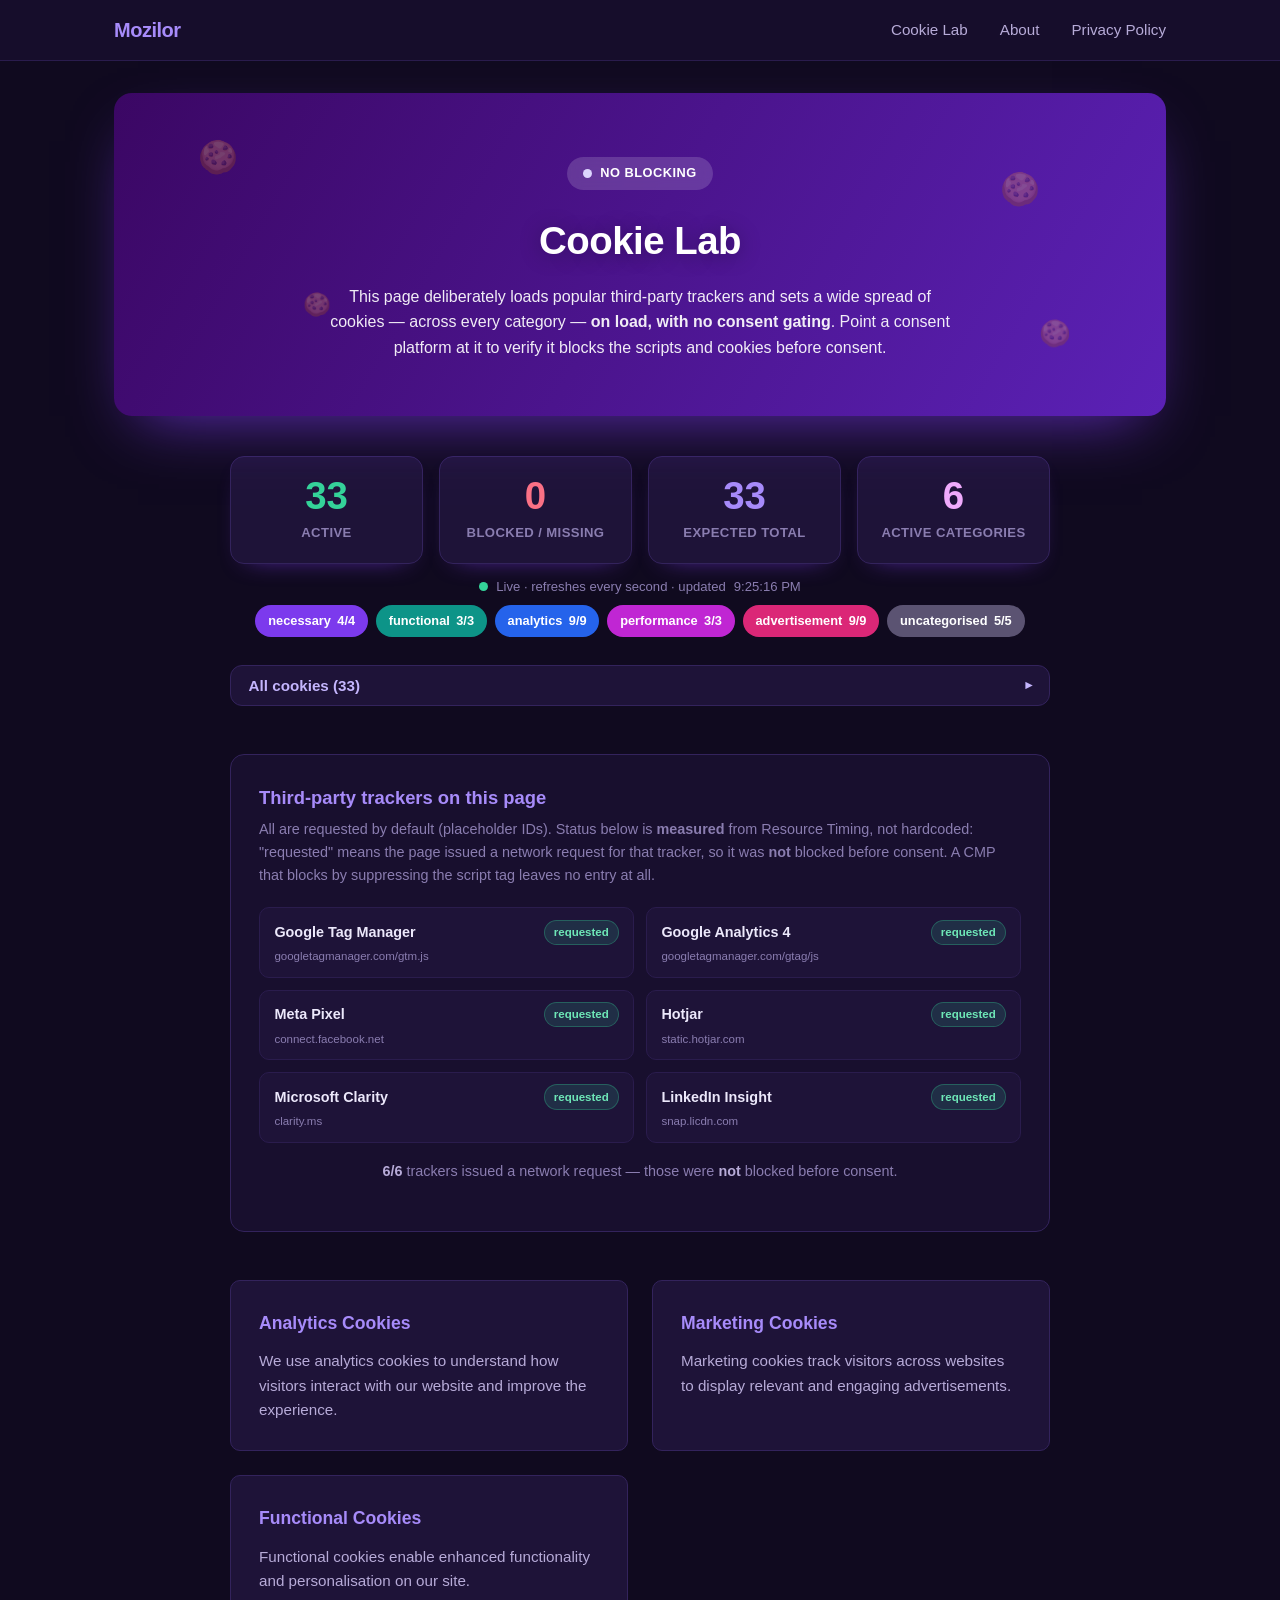
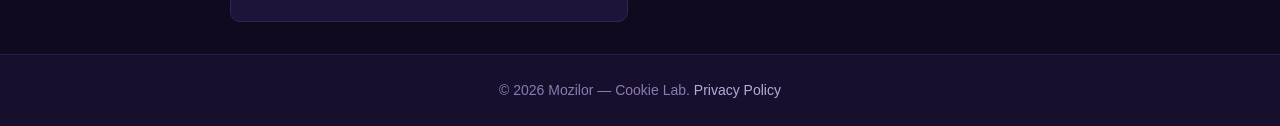
<file: index.html>
<!DOCTYPE html>
<html lang="en">
<head>
  <!-- Start cookieyes banner --> 
  <script id="cookieyes" type="text/javascript" src="https://cdn-mojoview.uk/client_data/e5d10eb549fe17fa5abad4c6927c2b32/script.js"></script> 
  <!-- End cookieyes banner -->
  <meta charset="UTF-8" />
  <meta name="viewport" content="width=device-width, initial-scale=1.0" />
  <title>Cookie Lab — Mozilor Test Site</title>
  <link rel="stylesheet" href="css/style.css" />

  <!-- ============================================================
       COOKIE LAB — deliberately cookie- & script-heavy test page.
       Everything here runs BY DEFAULT with NO consent gating, so a
       CMP (e.g. CookieYes) can be layered on top to verify it blocks
       these scripts/cookies before consent. Do NOT add type="text/plain"
       or data-cookieyes here — that would pre-block and defeat the test.
       ============================================================ -->

  <!-- 1) First-party cookies across every category, set synchronously on load. -->
  <script>
    (function () {
      var exp = new Date(Date.now() + 365 * 864e5).toUTCString();
      // name -> CookieYes category (for the live readout below)
      var jar = {
        // Necessary
        'PHPSESSID': 'necessary',
        'csrftoken': 'necessary',
        'XSRF-TOKEN': 'necessary',
        'wordpress_test_cookie': 'necessary',
        // Functional
        'yt-remote-device-id': 'functional',
        'yt-remote-connected-devices': 'functional',
        'wp-wpml_current_language': 'functional',
        // Analytics
        '_ga': 'analytics',
        '_gid': 'analytics',
        '_ga_QSV2L7QZRD': 'analytics',
        '__utma': 'analytics',
        '__utmb': 'analytics',
        '__utmz': 'analytics',
        '_hjSessionUser_1234567': 'analytics',
        '_clck': 'analytics',
        '_clsk': 'analytics',
        // Performance
        '_gat': 'performance',
        '_gat_gtag_UA_000000_1': 'performance',
        'AMP_TOKEN': 'performance',
        // Advertisement
        '_fbp': 'advertisement',
        'fr': 'advertisement',
        '_gcl_au': 'advertisement',
        'IDE': 'advertisement',
        'test_cookie': 'advertisement',
        'MUID': 'advertisement',
        '_ttp': 'advertisement',
        'personalization_id': 'advertisement',
        '_scid': 'advertisement',
        // Uncategorised (invented names, not in any dictionary)
        'qa_uncat_alpha': 'uncategorised',
        'qa_uncat_beta': 'uncategorised',
        'qa_uncat_gamma': 'uncategorised',
        'qa_custom_widget': 'uncategorised',
        'qa_session_flag': 'uncategorised'
      };
      var i = 0;
      for (var name in jar) {
        document.cookie = name + '=qa_test_' + (i++) + '; expires=' + exp + '; path=/; SameSite=Lax';
      }
      window.__cookieCats = jar; // used by the cosmetic readout at the bottom
    })();
  </script>

  <!-- 2) Real third-party trackers, loaded BY DEFAULT (placeholder IDs).
       These are recognisable script URLs that a CMP is expected to auto-block.
       With dummy IDs they no-op functionally but still fire the network
       requests and set their own cookies, which is what we want to test. -->

  <!-- Google Tag Manager -->
  <script>
    (function (w, d, s, l, i) {
      w[l] = w[l] || []; w[l].push({ 'gtm.start': 0, event: 'gtm.js' });
      var f = d.getElementsByTagName(s)[0], j = d.createElement(s);
      j.async = true; j.src = 'https://www.googletagmanager.com/gtm.js?id=' + i;
      f.parentNode.insertBefore(j, f);
    })(window, document, 'script', 'dataLayer', 'GTM-TEST000');
  </script>

  <!-- Google Analytics 4 (gtag.js) -->
  <script async src="https://www.googletagmanager.com/gtag/js?id=G-TEST0000000"></script>
  <script>
    window.dataLayer = window.dataLayer || [];
    function gtag() { dataLayer.push(arguments); }
    gtag('js', new Date());
    gtag('config', 'G-TEST0000000');
  </script>

  <!-- Meta (Facebook) Pixel -->
  <script>
    !function (f, b, e, v, n, t, s) {
      if (f.fbq) return; n = f.fbq = function () {
        n.callMethod ? n.callMethod.apply(n, arguments) : n.queue.push(arguments);
      };
      if (!f._fbq) f._fbq = n; n.push = n; n.loaded = !0; n.version = '2.0';
      n.queue = []; t = b.createElement(e); t.async = !0;
      t.src = v; s = b.getElementsByTagName(e)[0]; s.parentNode.insertBefore(t, s);
    }(window, document, 'script', 'https://connect.facebook.net/en_US/fbevents.js');
    fbq('init', '000000000000000');
    fbq('track', 'PageView');
  </script>

  <!-- Hotjar -->
  <script>
    (function (h, o, t, j, a, r) {
      h.hj = h.hj || function () { (h.hj.q = h.hj.q || []).push(arguments); };
      h._hjSettings = { hjid: 1234567, hjsv: 6 };
      a = o.getElementsByTagName('head')[0];
      r = o.createElement('script'); r.async = 1;
      r.src = t + h._hjSettings.hjid + j + h._hjSettings.hjsv;
      a.appendChild(r);
    })(window, document, 'https://static.hotjar.com/c/hotjar-', '.js?sv=');
  </script>

  <!-- Microsoft Clarity -->
  <script>
    (function (c, l, a, r, i, t, y) {
      c[a] = c[a] || function () { (c[a].q = c[a].q || []).push(arguments); };
      t = l.createElement(r); t.async = 1;
      t.src = 'https://www.clarity.ms/tag/' + i;
      y = l.getElementsByTagName(r)[0]; y.parentNode.insertBefore(t, y);
    })(window, document, 'clarity', 'script', 'test00000');
  </script>

  <!-- LinkedIn Insight Tag -->
  <script>
    _linkedin_partner_id = '0000000';
    window._linkedin_data_partner_ids = window._linkedin_data_partner_ids || [];
    window._linkedin_data_partner_ids.push(_linkedin_partner_id);
  </script>
  <script async src="https://snap.licdn.com/li.lms-analytics/insight.min.js"></script>

  <!-- Flashy, page-scoped styling. Purely cosmetic. Deep violet theme. -->
  <style>
    .fixture-hero {
      position: relative;
      overflow: hidden;
      border-radius: 18px;
      padding: 4rem 1.5rem 3.5rem;
      text-align: center;
      color: #fff;
      background: linear-gradient(120deg, #3b0764, #5b21b6, #7c3aed, #a855f7);
      background-size: 300% 300%;
      animation: gradientShift 12s ease infinite;
      box-shadow: 0 24px 60px -24px rgba(124, 58, 237, 0.75);
    }
    @keyframes gradientShift {
      0%   { background-position: 0% 50%; }
      50%  { background-position: 100% 50%; }
      100% { background-position: 0% 50%; }
    }
    .fixture-hero h1 {
      color: #fff;
      font-size: 2.4rem;
      letter-spacing: -0.5px;
      margin-bottom: 0.75rem;
      text-shadow: 0 2px 20px rgba(0, 0, 0, 0.35);
    }
    .fixture-hero p {
      color: rgba(255, 255, 255, 0.92);
      max-width: 620px;
      margin: 0 auto;
    }
    .badge {
      display: inline-flex;
      align-items: center;
      gap: 0.5rem;
      margin-bottom: 1.25rem;
      padding: 0.4rem 1rem;
      border-radius: 999px;
      background: rgba(255, 255, 255, 0.16);
      backdrop-filter: blur(6px);
      font-size: 0.8rem;
      font-weight: 600;
      letter-spacing: 0.5px;
      text-transform: uppercase;
    }
    .dot {
      width: 9px;
      height: 9px;
      border-radius: 50%;
      background: #ddd6fe;
      box-shadow: 0 0 0 0 rgba(221, 214, 254, 0.7);
      animation: pulse 1.8s infinite;
    }
    @keyframes pulse {
      0%   { box-shadow: 0 0 0 0 rgba(221, 214, 254, 0.7); }
      70%  { box-shadow: 0 0 0 12px rgba(221, 214, 254, 0); }
      100% { box-shadow: 0 0 0 0 rgba(221, 214, 254, 0); }
    }
    .float {
      position: absolute;
      font-size: 2rem;
      opacity: 0.28;
      animation: floaty 9s ease-in-out infinite;
      user-select: none;
    }
    .float:nth-child(1) { top: 12%; left: 8%;  animation-delay: 0s;   }
    .float:nth-child(2) { top: 60%; left: 18%; animation-delay: 1.5s; font-size: 1.4rem; }
    .float:nth-child(3) { top: 22%; right: 12%; animation-delay: 0.8s; }
    .float:nth-child(4) { top: 68%; right: 9%;  animation-delay: 2.2s; font-size: 1.6rem; }
    @keyframes floaty {
      0%, 100% { transform: translateY(0) rotate(0deg); }
      50%      { transform: translateY(-18px) rotate(8deg); }
    }

    /* Live status dashboard */
    .stats {
      display: grid;
      grid-template-columns: repeat(auto-fit, minmax(150px, 1fr));
      gap: 1rem;
      max-width: 820px;
      margin: 2.5rem auto 0.75rem;
    }
    .stat {
      background: var(--surface);
      border: 1px solid var(--border);
      border-radius: 14px;
      padding: 1.25rem 1rem;
      text-align: center;
      box-shadow: 0 10px 26px -18px rgba(124, 58, 237, 0.9);
    }
    .stat .num {
      font-size: 2.4rem;
      font-weight: 800;
      line-height: 1;
      transition: color 0.3s;
    }
    .stat.active .num   { color: var(--ok); }
    .stat.blocked .num  { color: var(--bad); }
    .stat.total .num    { color: var(--violet); }
    .stat.cats .num     { color: #f0abfc; }
    .stat .label {
      margin-top: 0.4rem;
      color: var(--text-faint);
      font-size: 0.82rem;
      font-weight: 600;
      text-transform: uppercase;
      letter-spacing: 0.4px;
    }
    .live-meta {
      display: flex;
      align-items: center;
      justify-content: center;
      gap: 0.5rem;
      color: var(--text-faint);
      font-size: 0.82rem;
      margin-bottom: 0.5rem;
    }
    .live-meta .dot {
      background: var(--ok);
      box-shadow: 0 0 0 0 rgba(52, 211, 153, 0.7);
      animation: pulseOk 1.8s infinite;
    }
    @keyframes pulseOk {
      0%   { box-shadow: 0 0 0 0 rgba(52, 211, 153, 0.7); }
      70%  { box-shadow: 0 0 0 12px rgba(52, 211, 153, 0); }
      100% { box-shadow: 0 0 0 0 rgba(52, 211, 153, 0); }
    }
    .cat-breakdown {
      display: flex;
      flex-wrap: wrap;
      gap: 0.5rem;
      justify-content: center;
      max-width: 820px;
      margin: 0.5rem auto 0;
    }
    .cat-stat {
      display: inline-flex;
      align-items: center;
      gap: 0.4rem;
      padding: 0.35rem 0.8rem;
      border-radius: 999px;
      font-size: 0.8rem;
      font-weight: 600;
      color: #fff;
    }
    /* Category hues — violet family for the site's own cookies, distinct
       accents for the rest so the breakdown stays readable on dark. */
    .cat-stat.necessary,     .chip.necessary     { background: #7c3aed; }
    .cat-stat.functional,    .chip.functional    { background: #0d9488; }
    .cat-stat.analytics,     .chip.analytics     { background: #2563eb; }
    .cat-stat.performance,   .chip.performance   { background: #c026d3; }
    .cat-stat.advertisement, .chip.advertisement { background: #db2777; }
    .cat-stat.uncategorised, .chip.uncategorised { background: #5b5372; }
    .cat-stat .frac { font-weight: 800; }
    .cat-stat.empty { opacity: 0.4; }

    .cookie-list { max-width: 820px; margin: 1.75rem auto 0; }
    .cookie-list-toggle {
      display: flex;
      align-items: center;
      justify-content: space-between;
      width: 100%;
      padding: 0.7rem 1.1rem;
      background: var(--surface);
      border: 1px solid var(--border);
      border-radius: 12px;
      color: var(--violet-soft);
      font-size: 0.95rem;
      font-weight: 700;
      cursor: pointer;
      transition: background 0.2s;
    }
    .cookie-list-toggle:hover { background: var(--surface-2); }
    .cookie-list-toggle .chev { transition: transform 0.25s; font-size: 0.8rem; }
    .cookie-list.collapsed .cookie-list-toggle .chev { transform: rotate(-90deg); }
    .cookie-list.collapsed .chips {
      max-height: 0;
      opacity: 0;
      margin-top: 0;
      pointer-events: none;
      overflow: hidden;
    }
    .chips {
      display: flex;
      flex-wrap: wrap;
      gap: 0.6rem;
      justify-content: center;
      margin: 1rem auto 0;
      max-width: 820px;
      max-height: 1200px;
      opacity: 1;
      overflow: hidden;
      transition: max-height 0.3s ease, opacity 0.25s ease, margin 0.3s ease;
    }
    .chip {
      display: inline-flex;
      align-items: center;
      gap: 0.45rem;
      padding: 0.45rem 0.9rem;
      border-radius: 999px;
      font-size: 0.85rem;
      font-weight: 600;
      color: #fff;
      opacity: 0;
      transform: translateY(8px);
      animation: chipIn 0.45s ease forwards;
      box-shadow: 0 6px 16px -8px rgba(0, 0, 0, 0.6);
    }
    @keyframes chipIn { to { opacity: 1; transform: translateY(0); } }
    .chip .cat { font-weight: 400; opacity: 0.85; font-size: 0.72rem; }

    /* Third-party trackers list */
    .trackers {
      max-width: 820px;
      margin: 3rem auto 0;
      padding: 1.75rem;
      background: var(--bg-elev);
      border: 1px solid var(--border);
      border-radius: 14px;
    }
    .trackers h2 { font-size: 1.15rem; color: var(--violet); margin-bottom: 0.35rem; }
    .trackers > p { color: var(--text-faint); font-size: 0.9rem; margin-bottom: 1.25rem; }
    .tracker-grid {
      display: grid;
      /* 300px min keeps this to two columns inside the 820px panel, so the
         longer tracker names still fit on one line beside their badge. */
      grid-template-columns: repeat(auto-fit, minmax(300px, 1fr));
      gap: 0.75rem;
    }
    /* Two columns, two rows: name + badge on the first row, host URL spanning
       the full width below it. Grid (not flex) so the long unbreakable tracker
       URLs can never push the badge outside the card. */
    .tracker {
      display: grid;
      grid-template-columns: 1fr auto;
      align-items: center;
      column-gap: 0.6rem;
      row-gap: 0.15rem;
      padding: 0.7rem 0.9rem;
      background: var(--surface);
      border: 1px solid var(--border-soft);
      border-radius: 10px;
      font-size: 0.9rem;
      font-weight: 600;
      color: var(--text);
    }
    .tracker .name {
      min-width: 0;
      overflow-wrap: anywhere;
    }
    .tracker .run {
      grid-column: 2;
      grid-row: 1;
      justify-self: end;
      font-size: 0.72rem;
      font-weight: 700;
      padding: 0.15rem 0.55rem;
      border-radius: 999px;
      white-space: nowrap;
      /* Default = pending, until the observer below has actually measured. */
      color: var(--text-faint);
      background: rgba(138, 125, 176, 0.14);
      border: 1px solid rgba(138, 125, 176, 0.3);
    }
    .tracker .run.is-running {
      color: #6ee7b7;
      background: rgba(52, 211, 153, 0.14);
      border-color: rgba(52, 211, 153, 0.3);
    }
    .tracker .run.is-blocked {
      color: #fda4af;
      background: rgba(251, 113, 133, 0.14);
      border-color: rgba(251, 113, 133, 0.35);
    }
    .tracker.blocked { border-color: rgba(251, 113, 133, 0.3); }
    .tracker .host {
      grid-column: 1 / -1;
      grid-row: 2;
      font-weight: 400;
      font-size: 0.72rem;
      color: var(--text-faint);
      overflow-wrap: anywhere;  /* long URLs wrap instead of overflowing */
    }
    .tracker small { display: block; font-weight: 400; color: var(--text-faint); }
    .tracker-summary {
      margin-top: 1.1rem;
      font-size: 0.82rem;
      color: var(--text-faint);
      text-align: center;
    }
    .tracker-summary b { color: var(--text-dim); }

    /* Category explainer cards */
    .cards { max-width: 820px; margin: 0 auto; padding-top: 3rem; }

    /* Responsive (page-scoped) */
    @media (max-width: 768px) {
      .fixture-hero { padding: 3rem 1rem 2.75rem; }
      .fixture-hero h1 { font-size: 2rem; }
    }
    @media (max-width: 560px) {
      .stats { grid-template-columns: repeat(2, 1fr); gap: 0.75rem; }
      .stat { padding: 1rem 0.75rem; }
      .stat .num { font-size: 1.9rem; }
      .fixture-hero { padding: 2.5rem 1rem 2.25rem; }
      .fixture-hero h1 { font-size: 1.7rem; }
      .live-meta { font-size: 0.75rem; }
      .trackers, .stats, .cat-breakdown, .cookie-list { padding-left: 0; padding-right: 0; }
      .trackers { padding: 1.25rem; }
    }
  </style>
</head>
<body>
  <header>
    <nav>
      <span class="logo">Mozilor</span>
      <ul>
        <li><a href="index.html">Cookie Lab</a></li>
        <li><a href="about.html">About</a></li>
        <li><a href="privacy-policy.html">Privacy Policy</a></li>
      </ul>
    </nav>
  </header>

  <main>
    <section class="fixture-hero">
      <span class="float">🍪</span>
      <span class="float">🍪</span>
      <span class="float">🍪</span>
      <span class="float">🍪</span>
      <span class="badge"><span class="dot"></span> No blocking</span>
      <h1>Cookie Lab</h1>
      <p>
        This page deliberately loads popular third-party trackers and sets a wide
        spread of cookies — across every category — <strong>on load, with no consent
        gating</strong>. Point a consent platform at it to verify it blocks the
        scripts and cookies before consent.
      </p>
    </section>

    <div class="stats">
      <div class="stat active">
        <div class="num" id="stat-active">0</div>
        <div class="label">Active</div>
      </div>
      <div class="stat blocked">
        <div class="num" id="stat-blocked">0</div>
        <div class="label">Blocked / missing</div>
      </div>
      <div class="stat total">
        <div class="num" id="stat-total">0</div>
        <div class="label">Expected total</div>
      </div>
      <div class="stat cats">
        <div class="num" id="stat-cats">0</div>
        <div class="label">Active categories</div>
      </div>
    </div>

    <div class="live-meta"><span class="dot"></span> Live · refreshes every second · updated <span id="updated">—</span></div>

    <div class="cat-breakdown" id="cat-breakdown"></div>

    <div class="cookie-list collapsed" id="cookie-list">
      <button class="cookie-list-toggle" id="chips-toggle" aria-expanded="false" aria-controls="cookie-chips">
        <span>All cookies (<span id="chips-count">0</span>)</span>
        <span class="chev">▾</span>
      </button>
      <div class="chips" id="cookie-chips"></div>
    </div>

    <section class="trackers">
      <h2>Third-party trackers on this page</h2>
      <p>
        All are requested by default (placeholder IDs). Status below is <strong>measured</strong>
        from Resource Timing, not hardcoded: "requested" means the page issued a network
        request for that tracker, so it was <strong>not</strong> blocked before consent.
        A CMP that blocks by suppressing the script tag leaves no entry at all.
      </p>
      <!-- data-match: substrings tested against each resource entry's URL. -->
      <div class="tracker-grid" id="tracker-grid">
        <div class="tracker" data-match="googletagmanager.com/gtm.js">
          <span class="name">Google Tag Manager</span>
          <span class="host">googletagmanager.com/gtm.js</span>
          <span class="run">checking…</span>
        </div>
        <div class="tracker" data-match="googletagmanager.com/gtag/js">
          <span class="name">Google Analytics 4</span>
          <span class="host">googletagmanager.com/gtag/js</span>
          <span class="run">checking…</span>
        </div>
        <div class="tracker" data-match="connect.facebook.net">
          <span class="name">Meta Pixel</span>
          <span class="host">connect.facebook.net</span>
          <span class="run">checking…</span>
        </div>
        <div class="tracker" data-match="static.hotjar.com|hotjar.io">
          <span class="name">Hotjar</span>
          <span class="host">static.hotjar.com</span>
          <span class="run">checking…</span>
        </div>
        <div class="tracker" data-match="clarity.ms">
          <span class="name">Microsoft Clarity</span>
          <span class="host">clarity.ms</span>
          <span class="run">checking…</span>
        </div>
        <div class="tracker" data-match="licdn.com">
          <span class="name">LinkedIn Insight</span>
          <span class="host">snap.licdn.com</span>
          <span class="run">checking…</span>
        </div>
      </div>
      <p class="tracker-summary" id="tracker-summary"></p>
    </section>

    <section class="cards">
      <div class="card">
        <h2>Analytics Cookies</h2>
        <p>We use analytics cookies to understand how visitors interact with our website and improve the experience.</p>
      </div>
      <div class="card">
        <h2>Marketing Cookies</h2>
        <p>Marketing cookies track visitors across websites to display relevant and engaging advertisements.</p>
      </div>
      <div class="card">
        <h2>Functional Cookies</h2>
        <p>Functional cookies enable enhanced functionality and personalisation on our site.</p>
      </div>
    </section>
  </main>

  <footer>
    <p>&copy; 2026 Mozilor — Cookie Lab. <a href="privacy-policy.html">Privacy Policy</a></p>
  </footer>

  <!-- Live observer: polls document.cookie every second and reports status.
       READS only — it never sets, changes, or removes a cookie. As a CMP blocks
       or clears cookies, Active drops and Blocked rises here in real time. -->
  <script>
    (function () {
      var catalog = window.__cookieCats || {};
      var expectedNames = Object.keys(catalog);
      var ORDER = ['necessary', 'functional', 'analytics', 'performance', 'advertisement', 'uncategorised'];

      var els = {
        active: document.getElementById('stat-active'),
        blocked: document.getElementById('stat-blocked'),
        total: document.getElementById('stat-total'),
        cats: document.getElementById('stat-cats'),
        updated: document.getElementById('updated'),
        breakdown: document.getElementById('cat-breakdown'),
        chips: document.getElementById('cookie-chips'),
        chipsCount: document.getElementById('chips-count')
      };
      els.total.textContent = expectedNames.length;

      var prevSig = null; // only re-render chips when the cookie set changes

      function readPresent() {
        return document.cookie
          .split(';')
          .map(function (c) { return c.trim().split('=')[0]; })
          .filter(Boolean);
      }

      function refresh() {
        var present = readPresent();
        var presentSet = {};
        present.forEach(function (n) { presentSet[n] = true; });

        var activeExpected = expectedNames.filter(function (n) { return presentSet[n]; });
        var blocked = expectedNames.length - activeExpected.length;

        var expByCat = {}, actByCat = {};
        ORDER.forEach(function (c) { expByCat[c] = 0; actByCat[c] = 0; });
        expectedNames.forEach(function (n) {
          var c = catalog[n] || 'uncategorised';
          expByCat[c]++;
          if (presentSet[n]) actByCat[c]++;
        });
        var activeCats = ORDER.filter(function (c) { return actByCat[c] > 0; }).length;

        els.active.textContent = activeExpected.length;
        els.blocked.textContent = blocked;
        els.cats.textContent = activeCats;
        els.updated.textContent = new Date().toLocaleTimeString();

        els.breakdown.innerHTML = '';
        ORDER.forEach(function (c) {
          if (!expByCat[c]) return;
          var b = document.createElement('span');
          b.className = 'cat-stat ' + c + (actByCat[c] === 0 ? ' empty' : '');
          b.innerHTML = c + ' <span class="frac">' + actByCat[c] + '/' + expByCat[c] + '</span>';
          els.breakdown.appendChild(b);
        });

        els.chipsCount.textContent = present.length;

        // Re-render chips only when the present set actually changes (avoids flicker).
        var sig = present.slice().sort().join('|');
        if (sig !== prevSig) {
          prevSig = sig;
          els.chips.innerHTML = '';
          present.forEach(function (name, i) {
            var cat = catalog[name] || 'uncategorised';
            var chip = document.createElement('span');
            chip.className = 'chip ' + cat;
            chip.style.animationDelay = (i * 0.03) + 's';
            chip.innerHTML = name + ' <span class="cat">' + cat + '</span>';
            els.chips.appendChild(chip);
          });
        }
      }

      refresh();
      setInterval(refresh, 1000);
    })();
  </script>

  <!-- Collapse / expand the cookie chip list. -->
  <script>
    (function () {
      var list = document.getElementById('cookie-list');
      var btn = document.getElementById('chips-toggle');
      btn.addEventListener('click', function () {
        var collapsed = list.classList.toggle('collapsed');
        btn.setAttribute('aria-expanded', String(!collapsed));
      });
    })();
  </script>

  <!-- Tracker status, MEASURED rather than asserted. Resource Timing lists every
       request the page actually made, including cross-origin ones, so a tracker
       that a CMP blocked leaves no entry. Requests can be issued late (a tracker
       loading a second file, or firing after consent), so this keeps polling. -->
  <script>
    (function () {
      var rows = [].slice.call(document.querySelectorAll('#tracker-grid .tracker'));
      var summary = document.getElementById('tracker-summary');

      function requested(patterns) {
        if (!window.performance || !performance.getEntriesByType) return null;
        var urls = performance.getEntriesByType('resource').map(function (e) { return e.name; });
        for (var i = 0; i < patterns.length; i++) {
          for (var j = 0; j < urls.length; j++) {
            if (urls[j].indexOf(patterns[i]) !== -1) return true;
          }
        }
        return false;
      }

      function refresh() {
        var running = 0;
        rows.forEach(function (row) {
          var badge = row.querySelector('.run');
          var hit = requested(row.getAttribute('data-match').split('|'));

          if (hit === null) {           // Resource Timing unavailable
            badge.textContent = 'unknown';
            return;
          }
          if (hit) {
            running++;
            badge.textContent = 'requested';
            badge.className = 'run is-running';
            row.classList.remove('blocked');
          } else {
            badge.textContent = 'no request';
            badge.className = 'run is-blocked';
            row.classList.add('blocked');
          }
        });

        summary.innerHTML = '<b>' + running + '/' + rows.length + '</b> trackers issued a network request' +
          (running ? ' — those were <b>not</b> blocked before consent.' : ' — all blocked.');
      }

      refresh();
      setInterval(refresh, 1000);
    })();
  </script>
</body>
</html>
</file>
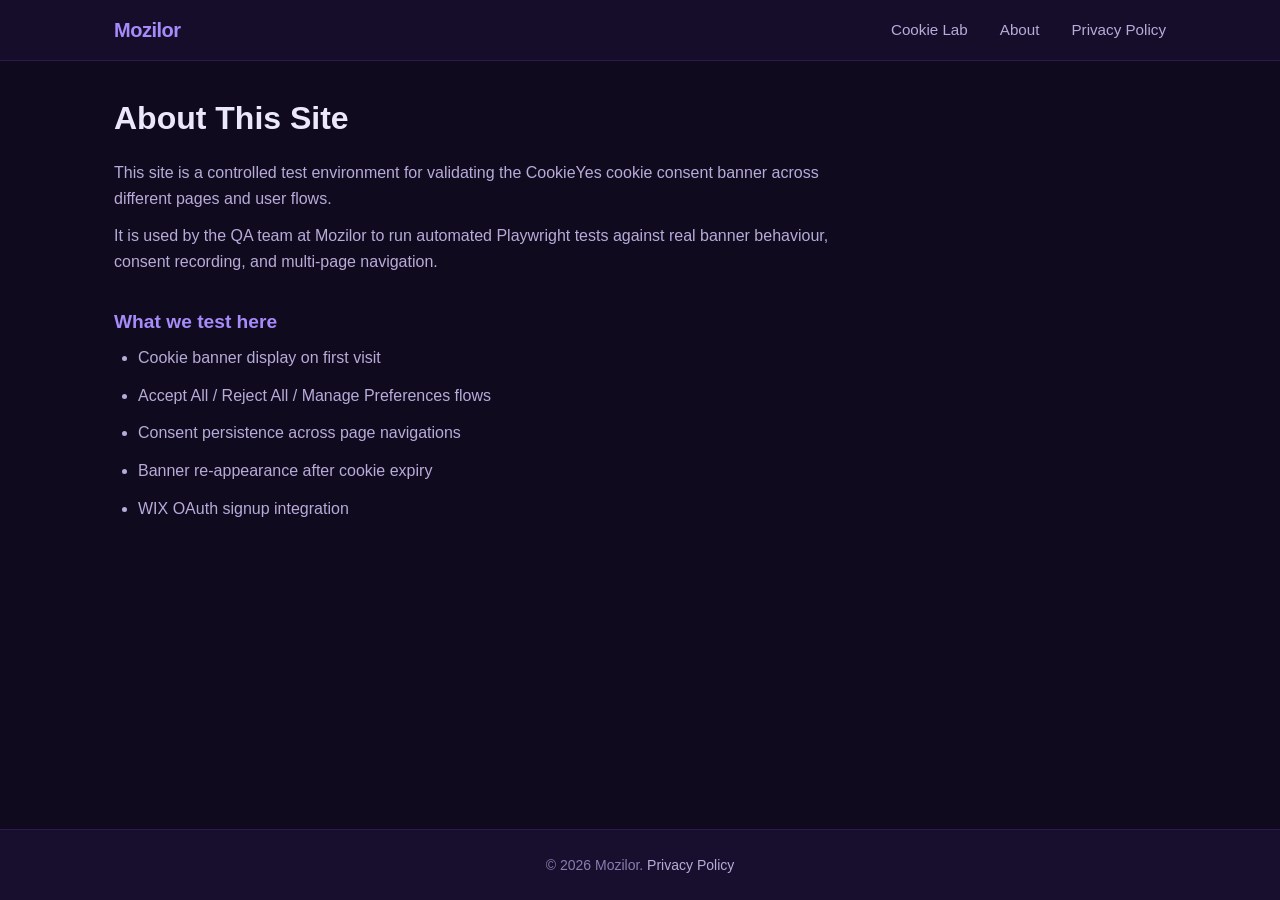
<file: about.html>
<!DOCTYPE html>
<html lang="en">
<head>
  <meta charset="UTF-8" />
  <meta name="viewport" content="width=device-width, initial-scale=1.0" />
  <title>About — Mozilor Test Site</title>
  <link rel="stylesheet" href="css/style.css" />
</head>
<body>
  <header>
    <nav>
      <span class="logo">Mozilor</span>
      <ul>
        <li><a href="index.html">Cookie Lab</a></li>
        <li><a href="about.html">About</a></li>
        <li><a href="privacy-policy.html">Privacy Policy</a></li>
      </ul>
    </nav>
  </header>

  <main>
    <section class="page-content">
      <h1>About This Site</h1>
      <p>This site is a controlled test environment for validating the CookieYes cookie consent banner across different pages and user flows.</p>
      <p>It is used by the QA team at Mozilor to run automated Playwright tests against real banner behaviour, consent recording, and multi-page navigation.</p>

      <h2>What we test here</h2>
      <ul>
        <li>Cookie banner display on first visit</li>
        <li>Accept All / Reject All / Manage Preferences flows</li>
        <li>Consent persistence across page navigations</li>
        <li>Banner re-appearance after cookie expiry</li>
        <li>WIX OAuth signup integration</li>
      </ul>
    </section>
  </main>

  <footer>
    <p>&copy; 2026 Mozilor. <a href="privacy-policy.html">Privacy Policy</a></p>
  </footer>
</body>
</html>
</file>
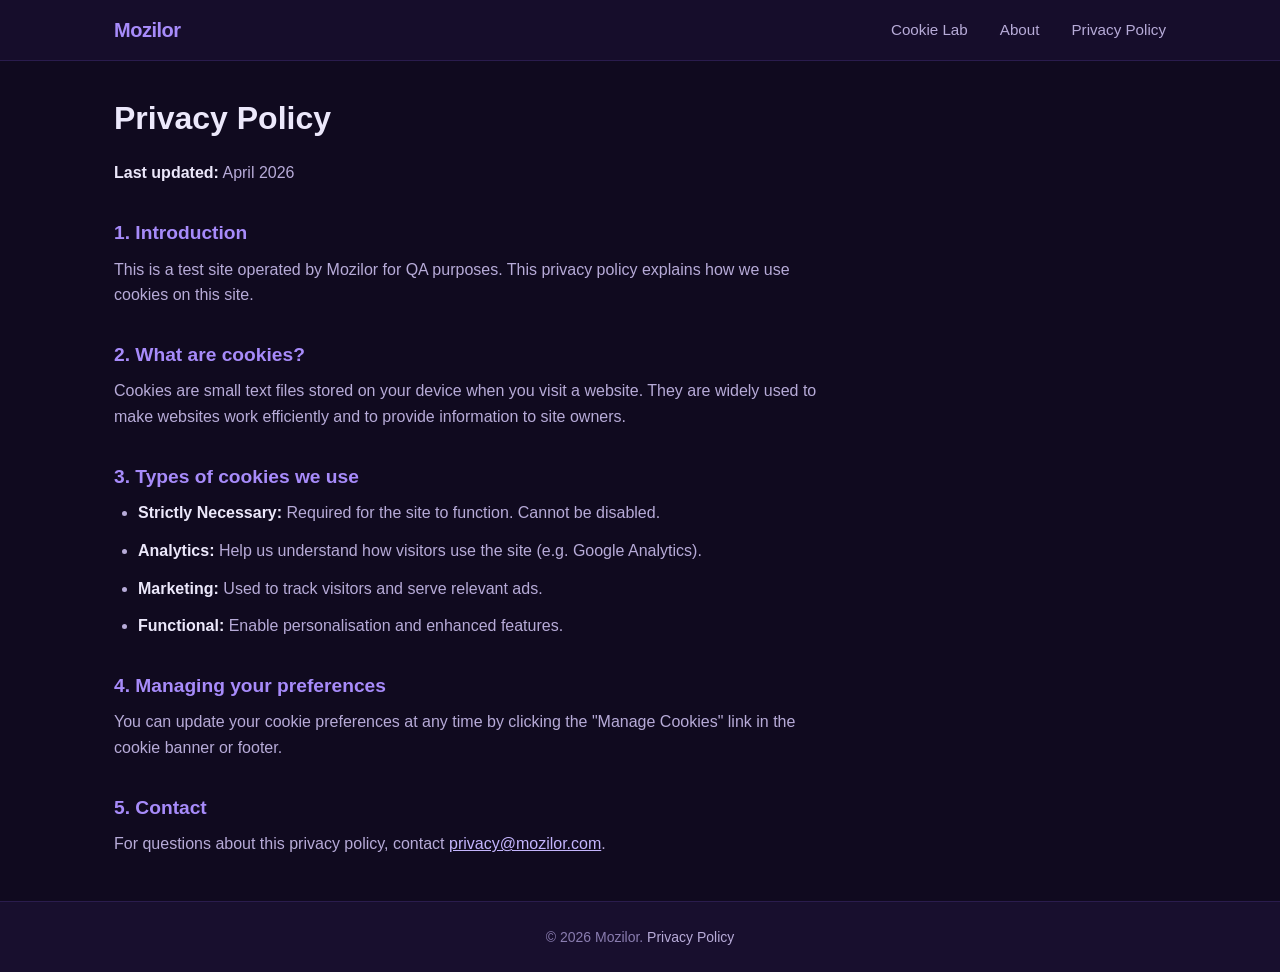
<file: privacy-policy.html>
<!DOCTYPE html>
<html lang="en">
<head>
  <meta charset="UTF-8" />
  <meta name="viewport" content="width=device-width, initial-scale=1.0" />
  <title>Privacy Policy — Mozilor Test Site</title>
  <link rel="stylesheet" href="css/style.css" />
</head>
<body>
  <header>
    <nav>
      <span class="logo">Mozilor</span>
      <ul>
        <li><a href="index.html">Cookie Lab</a></li>
        <li><a href="about.html">About</a></li>
        <li><a href="privacy-policy.html">Privacy Policy</a></li>
      </ul>
    </nav>
  </header>

  <main>
    <section class="page-content">
      <h1>Privacy Policy</h1>
      <p><strong>Last updated:</strong> April 2026</p>

      <h2>1. Introduction</h2>
      <p>This is a test site operated by Mozilor for QA purposes. This privacy policy explains how we use cookies on this site.</p>

      <h2>2. What are cookies?</h2>
      <p>Cookies are small text files stored on your device when you visit a website. They are widely used to make websites work efficiently and to provide information to site owners.</p>

      <h2>3. Types of cookies we use</h2>
      <ul>
        <li><strong>Strictly Necessary:</strong> Required for the site to function. Cannot be disabled.</li>
        <li><strong>Analytics:</strong> Help us understand how visitors use the site (e.g. Google Analytics).</li>
        <li><strong>Marketing:</strong> Used to track visitors and serve relevant ads.</li>
        <li><strong>Functional:</strong> Enable personalisation and enhanced features.</li>
      </ul>

      <h2>4. Managing your preferences</h2>
      <p>You can update your cookie preferences at any time by clicking the "Manage Cookies" link in the cookie banner or footer.</p>

      <h2>5. Contact</h2>
      <p>For questions about this privacy policy, contact <a href="mailto:privacy@mozilor.com">privacy@mozilor.com</a>.</p>
    </section>
  </main>

  <footer>
    <p>&copy; 2026 Mozilor. <a href="privacy-policy.html">Privacy Policy</a></p>
  </footer>
</body>
</html>
</file>
<file: css/style.css>
:root {
  /* Deep violet palette */
  --bg: #100a1f;
  --bg-elev: #180f2e;
  --surface: #1e1338;
  --surface-2: #251845;
  --border: #33235c;
  --border-soft: #2a1c4d;

  --violet: #a78bfa;
  --violet-strong: #8b5cf6;
  --violet-deep: #6d28d9;
  --violet-soft: #c4b5fd;

  --text: #ece8fb;
  --text-dim: #b7abd8;
  --text-faint: #8a7db0;

  --ok: #34d399;
  --bad: #fb7185;
}

*, *::before, *::after {
  box-sizing: border-box;
  margin: 0;
  padding: 0;
}

body {
  font-family: -apple-system, BlinkMacSystemFont, "Segoe UI", Roboto, sans-serif;
  color: var(--text);
  background: var(--bg);
  line-height: 1.6;
  display: flex;
  flex-direction: column;
  min-height: 100vh;
}

/* ── Header / Nav ── */
header {
  background: rgba(24, 15, 46, 0.85);
  backdrop-filter: blur(10px);
  border-bottom: 1px solid var(--border-soft);
  position: sticky;
  top: 0;
  z-index: 100;
}

nav {
  max-width: 1100px;
  margin: 0 auto;
  padding: 0 1.5rem;
  height: 60px;
  display: flex;
  align-items: center;
  justify-content: space-between;
}

.logo {
  font-size: 1.25rem;
  font-weight: 700;
  color: var(--violet);
  letter-spacing: -0.5px;
}

nav ul {
  list-style: none;
  display: flex;
  gap: 2rem;
}

nav a {
  text-decoration: none;
  color: var(--text-dim);
  font-size: 0.95rem;
  transition: color 0.2s;
}

nav a:hover {
  color: var(--violet-soft);
}

/* ── Main ── */
main {
  flex: 1;
  max-width: 1100px;
  margin: 0 auto;
  padding: 2rem 1.5rem;
  width: 100%;
}

/* ── Hero ── */
.hero {
  text-align: center;
  padding: 4rem 1rem;
}

.hero h1 {
  font-size: 2.25rem;
  font-weight: 800;
  color: var(--text);
  margin-bottom: 1rem;
}

.hero p {
  font-size: 1.1rem;
  color: var(--text-dim);
  max-width: 560px;
  margin: 0 auto 2rem;
}

.btn {
  display: inline-block;
  background: var(--violet-strong);
  color: #fff;
  padding: 0.75rem 2rem;
  border-radius: 6px;
  text-decoration: none;
  font-weight: 600;
  transition: background 0.2s, box-shadow 0.2s;
  box-shadow: 0 10px 24px -14px rgba(139, 92, 246, 0.9);
}

.btn:hover {
  background: #7c3aed;
  box-shadow: 0 12px 28px -12px rgba(139, 92, 246, 1);
}

/* ── Cards ── */
.cards {
  display: grid;
  grid-template-columns: repeat(auto-fit, minmax(280px, 1fr));
  gap: 1.5rem;
  padding-top: 2rem;
}

.card {
  background: var(--surface);
  border: 1px solid var(--border);
  border-radius: 10px;
  padding: 1.75rem;
}

.card h2 {
  font-size: 1.1rem;
  font-weight: 700;
  margin-bottom: 0.75rem;
  color: var(--violet);
}

.card p {
  color: var(--text-dim);
  font-size: 0.95rem;
}

/* ── Page content (about / privacy) ── */
.page-content {
  max-width: 720px;
}

.page-content h1 {
  font-size: 2rem;
  font-weight: 800;
  margin-bottom: 1rem;
}

.page-content h2 {
  font-size: 1.2rem;
  font-weight: 700;
  margin: 2rem 0 0.5rem;
  color: var(--violet);
}

.page-content p,
.page-content li {
  color: var(--text-dim);
  margin-bottom: 0.75rem;
}

.page-content strong {
  color: var(--text);
}

.page-content ul {
  padding-left: 1.5rem;
}

.page-content a {
  color: var(--violet-soft);
}

/* ── Footer ── */
footer {
  text-align: center;
  padding: 1.5rem;
  font-size: 0.875rem;
  color: var(--text-faint);
  border-top: 1px solid var(--border-soft);
  background: var(--bg-elev);
}

footer a {
  color: var(--text-dim);
  text-decoration: none;
}

footer a:hover {
  color: var(--violet-soft);
}

/* ── Responsive ── */

/* Tablet */
@media (max-width: 768px) {
  nav { padding: 0 1rem; gap: 1rem; }
  nav ul { gap: 1.25rem; }
  .hero { padding: 3rem 1rem; }
  .hero h1 { font-size: 2rem; }
  main { padding: 1.75rem 1rem; }
}

/* Mobile */
@media (max-width: 560px) {
  nav {
    flex-direction: column;
    height: auto;
    padding: 0.75rem 1rem;
    gap: 0.6rem;
  }
  nav ul {
    flex-wrap: wrap;
    justify-content: center;
    gap: 0.5rem 1.1rem;
  }
  .hero { padding: 2.5rem 0.5rem; }
  .hero h1 { font-size: 1.65rem; }
  .hero p { font-size: 1rem; }
  .btn { padding: 0.7rem 1.5rem; }
  .cards { gap: 1rem; }
  .card { padding: 1.35rem; }
  .page-content h1 { font-size: 1.6rem; }
}
</file>
